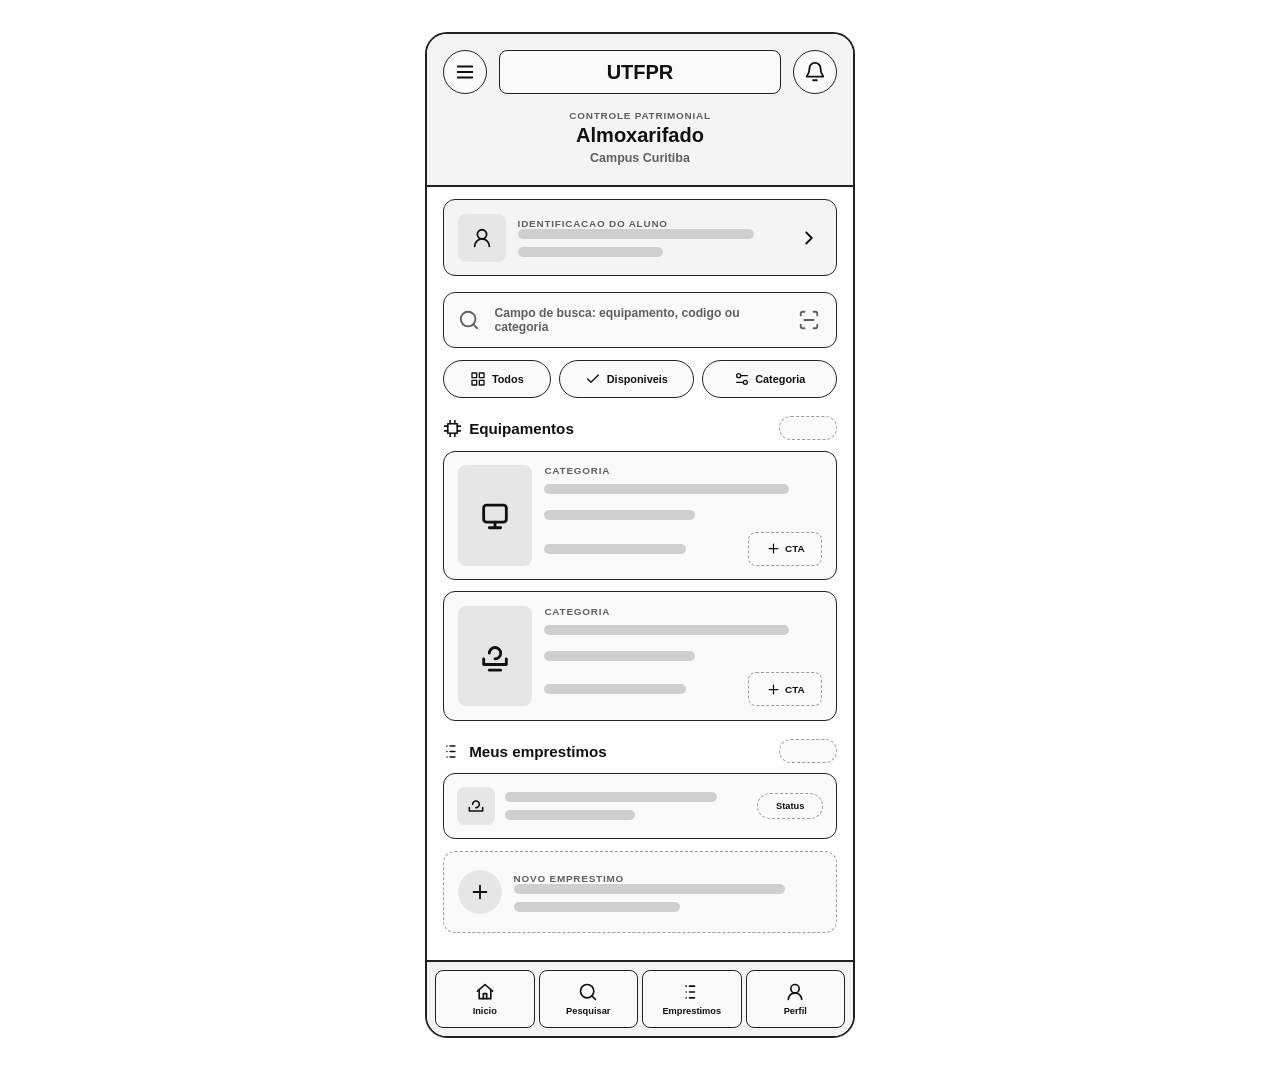
<file: aluno/media_fidelidade.html>
<!DOCTYPE html>
<html lang="pt-BR">
<head>
    <meta charset="UTF-8">
    <meta name="viewport" content="width=device-width, initial-scale=1.0">
    <meta name="theme-color" content="#FFFFFF">
    <title>Area do Aluno - Media Fidelidade</title>
    <style>
        :root {
            --page: #ffffff;
            --surface: #f4f4f4;
            --surface-soft: #fafafa;
            --ink: #111111;
            --muted: #5f5f5f;
            --line: #222222;
            --line-soft: #9a9a9a;
            --fill: #e6e6e6;
            --radius-sm: 8px;
            --radius-md: 12px;
            --radius-lg: 18px;
        }

        * { box-sizing: border-box; }

        body {
            margin: 0;
            min-width: 320px;
            min-height: 100vh;
            display: grid;
            place-items: center;
            background: var(--page);
            color: var(--ink);
            font-family: Arial, Helvetica, sans-serif;
        }

        .phone {
            width: 100%;
            max-width: 430px;
            min-height: 820px;
            position: relative;
            overflow: hidden;
            background: var(--page);
            border: 2px solid var(--line);
        }

        .icon {
            width: 22px;
            height: 22px;
            display: block;
            stroke: currentColor;
            stroke-width: 2;
            stroke-linecap: round;
            stroke-linejoin: round;
            fill: none;
        }

        .box {
            border: 1.5px solid var(--line);
            background: var(--surface-soft);
        }

        .dashed {
            border-style: dashed;
            border-color: var(--line-soft);
        }

        .label {
            margin: 0;
            color: var(--muted);
            font-size: 0.62rem;
            font-weight: 700;
            letter-spacing: 0.08em;
            text-transform: uppercase;
        }

        .header {
            padding: 1rem 1rem 1.25rem;
            border-bottom: 2px solid var(--line);
            background: var(--surface);
        }

        .header-row {
            display: grid;
            grid-template-columns: 44px minmax(0, 1fr) 44px;
            align-items: center;
            gap: 0.75rem;
        }

        .icon-box {
            width: 44px;
            height: 44px;
            display: grid;
            place-items: center;
            border-radius: 50%;
            color: var(--ink);
        }

        .brand-box {
            height: 44px;
            display: grid;
            place-items: center;
            border-radius: var(--radius-sm);
            font-size: 1.25rem;
            font-weight: 900;
            letter-spacing: 0;
        }

        .header-title {
            margin-top: 1rem;
            text-align: center;
        }

        .header-title h1 {
            margin: 0.2rem 0 0;
            font-size: 1.25rem;
            line-height: 1.15;
        }

        .header-title p:last-child {
            margin: 0.25rem 0 0;
            color: var(--muted);
            font-size: 0.78rem;
            font-weight: 700;
        }

        .drawer-note {
            margin: 0.75rem 1rem 0;
            padding: 0.7rem;
            display: grid;
            grid-template-columns: 28px minmax(0, 1fr);
            gap: 0.65rem;
            align-items: start;
            border-radius: var(--radius-md);
            color: var(--muted);
            font-size: 0.72rem;
            line-height: 1.35;
        }

        .drawer-note strong {
            display: block;
            margin-bottom: 0.2rem;
            color: var(--ink);
            font-size: 0.72rem;
            text-transform: uppercase;
        }

        .content {
            padding: 0.75rem 1rem 6.4rem;
        }

        .student-card {
            padding: 0.85rem;
            display: grid;
            grid-template-columns: 48px minmax(0, 1fr) 24px;
            align-items: center;
            gap: 0.75rem;
            border-radius: var(--radius-md);
            background: var(--surface);
        }

        .avatar-box {
            width: 48px;
            height: 48px;
            display: grid;
            place-items: center;
            border-radius: var(--radius-sm);
            background: var(--fill);
        }

        .placeholder-line {
            height: 10px;
            border-radius: 99px;
            background: #cfcfcf;
        }

        .placeholder-line.short { width: 54%; margin-top: 0.5rem; }
        .placeholder-line.long { width: 88%; }
        .placeholder-line.mid { width: 72%; }

        .search-box {
            min-height: 50px;
            margin-top: 1rem;
            padding: 0.8rem 0.9rem;
            display: grid;
            grid-template-columns: 24px minmax(0, 1fr) 24px;
            align-items: center;
            gap: 0.75rem;
            border-radius: var(--radius-md);
            color: var(--muted);
            font-size: 0.76rem;
            font-weight: 700;
        }

        .chips {
            margin-top: 0.75rem;
            display: grid;
            grid-template-columns: 0.8fr 1fr 1fr;
            gap: 0.5rem;
        }

        .chip {
            min-height: 38px;
            display: inline-flex;
            align-items: center;
            justify-content: center;
            gap: 0.35rem;
            border-radius: 99px;
            color: var(--ink);
            font-size: 0.68rem;
            font-weight: 700;
        }

        .chip .icon {
            width: 16px;
            height: 16px;
        }

        .section-heading {
            margin: 1.15rem 0 0.65rem;
            display: flex;
            align-items: center;
            justify-content: space-between;
            gap: 1rem;
        }

        .section-heading h2 {
            margin: 0;
            display: inline-flex;
            align-items: center;
            gap: 0.45rem;
            font-size: 0.95rem;
        }

        .section-heading .icon {
            width: 19px;
            height: 19px;
        }

        .count-box {
            width: 58px;
            height: 24px;
            border-radius: 99px;
        }

        .equipment-list {
            display: grid;
            gap: 0.7rem;
        }

        .equipment-card {
            min-height: 118px;
            padding: 0.85rem;
            display: grid;
            grid-template-columns: 74px minmax(0, 1fr);
            gap: 0.8rem;
            border-radius: var(--radius-md);
        }

        .visual-box {
            min-height: 88px;
            display: grid;
            place-items: center;
            border-radius: var(--radius-sm);
            background: var(--fill);
        }

        .visual-box .icon {
            width: 34px;
            height: 34px;
        }

        .card-copy {
            min-width: 0;
            display: grid;
            align-content: center;
            gap: 0.5rem;
        }

        .meta-row {
            display: grid;
            grid-template-columns: 1fr 74px;
            align-items: center;
            gap: 0.5rem;
            margin-top: 0.2rem;
        }

        .action-box {
            height: 34px;
            display: inline-flex;
            align-items: center;
            justify-content: center;
            gap: 0.25rem;
            border-radius: var(--radius-sm);
            color: var(--ink);
            font-size: 0.62rem;
            font-weight: 800;
        }

        .action-box .icon {
            width: 15px;
            height: 15px;
        }

        .loan-panel {
            border-radius: var(--radius-md);
            overflow: hidden;
        }

        .loan-row {
            min-height: 64px;
            padding: 0.8rem;
            display: grid;
            grid-template-columns: minmax(0, 1fr) 66px;
            align-items: center;
            gap: 0.7rem;
            border-bottom: 1.5px dashed var(--line-soft);
        }

        .loan-row:last-child { border-bottom: 0; }

        .loan-info {
            display: grid;
            grid-template-columns: 38px minmax(0, 1fr);
            align-items: center;
            gap: 0.65rem;
        }

        .mini-icon {
            width: 38px;
            height: 38px;
            display: grid;
            place-items: center;
            border-radius: var(--radius-sm);
            background: var(--fill);
        }

        .mini-icon .icon {
            width: 20px;
            height: 20px;
        }

        .status-box {
            height: 26px;
            display: grid;
            place-items: center;
            border-radius: 99px;
            color: var(--ink);
            font-size: 0.58rem;
            font-weight: 800;
        }

        .new-loan-box {
            min-height: 82px;
            margin-top: 0.75rem;
            display: grid;
            grid-template-columns: 44px minmax(0, 1fr);
            align-items: center;
            gap: 0.75rem;
            padding: 0.85rem;
            border-radius: var(--radius-md);
        }

        .plus-box {
            width: 44px;
            height: 44px;
            display: grid;
            place-items: center;
            border-radius: 50%;
            background: var(--fill);
        }

        .bottom-nav {
            position: absolute;
            right: 0;
            bottom: 0;
            left: 0;
            min-height: 76px;
            padding: 0.5rem;
            display: grid;
            grid-template-columns: repeat(4, 1fr);
            gap: 0.25rem;
            border-top: 2px solid var(--line);
            background: var(--surface);
        }

        .nav-box {
            min-height: 58px;
            display: grid;
            place-items: center;
            align-content: center;
            gap: 0.25rem;
            border-radius: var(--radius-sm);
            color: var(--ink);
            font-size: 0.58rem;
            font-weight: 700;
            text-align: center;
        }

        .nav-box .icon {
            width: 20px;
            height: 20px;
        }

        @media (min-width: 640px) {
            body { padding: 2rem 0; }

            .phone {
                min-height: 820px;
                border-radius: 22px;
            }
        }
    </style>
</head>
<body>
    <main class="phone" aria-label="Diagrama de media fidelidade da tela do aluno">
        <header class="header" aria-label="Cabecalho do aplicativo do aluno">
            <div class="header-row">
                <div class="icon-box box" aria-label="Icone de menu">
                    <svg class="icon" viewBox="0 0 24 24" aria-hidden="true"><path d="M4 6h16M4 12h16M4 18h16"/></svg>
                </div>
                <div class="brand-box box" aria-label="Area da marca UTFPR">UTFPR</div>
                <div class="icon-box box" aria-label="Icone de notificacoes">
                    <svg class="icon" viewBox="0 0 24 24" aria-hidden="true"><path d="M10 21h4"/><path d="M18 8a6 6 0 0 0-12 0c0 7-3 7-3 9h18c0-2-3-2-3-9"/></svg>
                </div>
            </div>
            <div class="header-title">
                <p class="label">Controle patrimonial</p>
                <h1>Almoxarifado</h1>
                <p>Campus Curitiba</p>
            </div>
        </header>

        <div class="content">
            <section class="student-card box" aria-label="Cartao de identificacao do aluno">
                <div class="avatar-box">
                    <svg class="icon" viewBox="0 0 24 24" aria-hidden="true"><circle cx="12" cy="8" r="5"/><path d="M20 21a8 8 0 0 0-16 0"/></svg>
                </div>
                <div>
                    <p class="label">Identificacao do aluno</p>
                    <div class="placeholder-line long" aria-hidden="true"></div>
                    <div class="placeholder-line short" aria-hidden="true"></div>
                </div>
                <svg class="icon" viewBox="0 0 24 24" aria-hidden="true"><path d="m9 18 6-6-6-6"/></svg>
            </section>

            <section aria-label="Busca e filtros de equipamentos">
                <div class="search-box box">
                    <svg class="icon" viewBox="0 0 24 24" aria-hidden="true"><circle cx="11" cy="11" r="8"/><path d="m21 21-4.3-4.3"/></svg>
                    <span>Campo de busca: equipamento, codigo ou categoria</span>
                    <svg class="icon" viewBox="0 0 24 24" aria-hidden="true"><path d="M3 7V5a2 2 0 0 1 2-2h2M17 3h2a2 2 0 0 1 2 2v2M21 17v2a2 2 0 0 1-2 2h-2M7 21H5a2 2 0 0 1-2-2v-2"/><path d="M7 12h10"/></svg>
                </div>

                <div class="chips" aria-label="Filtros conceituais">
                    <div class="chip box">
                        <svg class="icon" viewBox="0 0 24 24" aria-hidden="true"><rect x="3" y="3" width="7" height="7"/><rect x="14" y="3" width="7" height="7"/><rect x="3" y="14" width="7" height="7"/><rect x="14" y="14" width="7" height="7"/></svg>
                        Todos
                    </div>
                    <div class="chip box">
                        <svg class="icon" viewBox="0 0 24 24" aria-hidden="true"><path d="M20 6 9 17l-5-5"/></svg>
                        Disponiveis
                    </div>
                    <div class="chip box">
                        <svg class="icon" viewBox="0 0 24 24" aria-hidden="true"><path d="M20 7h-9M14 17H4"/><circle cx="7" cy="7" r="3"/><circle cx="17" cy="17" r="3"/></svg>
                        Categoria
                    </div>
                </div>
            </section>

            <section aria-label="Lista de equipamentos">
                <div class="section-heading">
                    <h2>
                        <svg class="icon" viewBox="0 0 24 24" aria-hidden="true"><path d="M6 6h12v12H6z"/><path d="M9 2v4M15 2v4M9 18v4M15 18v4M2 9h4M2 15h4M18 9h4M18 15h4"/></svg>
                        Equipamentos
                    </h2>
                    <div class="count-box box dashed" aria-label="Contador de resultados"></div>
                </div>

                <div class="equipment-list">
                    <article class="equipment-card box" aria-label="Card conceitual de equipamento">
                        <div class="visual-box">
                            <svg class="icon" viewBox="0 0 24 24" aria-hidden="true"><rect x="4" y="5" width="16" height="12" rx="2"/><path d="M8 21h8M12 17v4"/></svg>
                        </div>
                        <div class="card-copy">
                            <p class="label">Categoria</p>
                            <div class="placeholder-line long" aria-hidden="true"></div>
                            <div class="placeholder-line short" aria-hidden="true"></div>
                            <div class="meta-row">
                                <div class="placeholder-line mid" aria-hidden="true"></div>
                                <div class="action-box box dashed">
                                    <svg class="icon" viewBox="0 0 24 24" aria-hidden="true"><path d="M12 5v14M5 12h14"/></svg>
                                    CTA
                                </div>
                            </div>
                        </div>
                    </article>

                    <article class="equipment-card box" aria-label="Segundo card conceitual de equipamento">
                        <div class="visual-box">
                            <svg class="icon" viewBox="0 0 24 24" aria-hidden="true"><path d="M12 14a4 4 0 1 0-4-4"/><path d="M4 14v4h16v-4"/><path d="M8 22h8"/></svg>
                        </div>
                        <div class="card-copy">
                            <p class="label">Categoria</p>
                            <div class="placeholder-line long" aria-hidden="true"></div>
                            <div class="placeholder-line short" aria-hidden="true"></div>
                            <div class="meta-row">
                                <div class="placeholder-line mid" aria-hidden="true"></div>
                                <div class="action-box box dashed">
                                    <svg class="icon" viewBox="0 0 24 24" aria-hidden="true"><path d="M12 5v14M5 12h14"/></svg>
                                    CTA
                                </div>
                            </div>
                        </div>
                    </article>
                </div>
            </section>

            <section aria-label="Resumo de emprestimos do aluno">
                <div class="section-heading">
                    <h2>
                        <svg class="icon" viewBox="0 0 24 24" aria-hidden="true"><path d="M9 5h6"/><path d="M9 12h6"/><path d="M9 19h6"/><path d="M5 5h.01M5 12h.01M5 19h.01"/></svg>
                        Meus emprestimos
                    </h2>
                    <div class="count-box box dashed" aria-label="Link conceitual ver todos"></div>
                </div>

                <div class="loan-panel box">
                    <article class="loan-row" aria-label="Linha conceitual de emprestimo">
                        <div class="loan-info">
                            <div class="mini-icon">
                                <svg class="icon" viewBox="0 0 24 24" aria-hidden="true"><path d="M12 14a4 4 0 1 0-4-4"/><path d="M4 14v4h16v-4"/></svg>
                            </div>
                            <div>
                                <div class="placeholder-line long" aria-hidden="true"></div>
                                <div class="placeholder-line short" aria-hidden="true"></div>
                            </div>
                        </div>
                        <div class="status-box box dashed">Status</div>
                    </article>
                </div>

                <div class="new-loan-box box dashed" aria-label="Area conceitual para novo emprestimo">
                    <div class="plus-box">
                        <svg class="icon" viewBox="0 0 24 24" aria-hidden="true"><path d="M12 5v14M5 12h14"/></svg>
                    </div>
                    <div>
                        <p class="label">Novo emprestimo</p>
                        <div class="placeholder-line long" aria-hidden="true"></div>
                        <div class="placeholder-line short" aria-hidden="true"></div>
                    </div>
                </div>
            </section>
        </div>

        <nav class="bottom-nav" aria-label="Navegacao inferior conceitual">
            <div class="nav-box box">
                <svg class="icon" viewBox="0 0 24 24" aria-hidden="true"><path d="m3 11 9-8 9 8"/><path d="M5 10v10h14V10"/><path d="M10 20v-6h4v6"/></svg>
                <span>Inicio</span>
            </div>
            <div class="nav-box box">
                <svg class="icon" viewBox="0 0 24 24" aria-hidden="true"><circle cx="11" cy="11" r="8"/><path d="m21 21-4.3-4.3"/></svg>
                <span>Pesquisar</span>
            </div>
            <div class="nav-box box">
                <svg class="icon" viewBox="0 0 24 24" aria-hidden="true"><path d="M9 5h6"/><path d="M9 12h6"/><path d="M9 19h6"/><path d="M5 5h.01M5 12h.01M5 19h.01"/></svg>
                <span>Emprestimos</span>
            </div>
            <div class="nav-box box">
                <svg class="icon" viewBox="0 0 24 24" aria-hidden="true"><circle cx="12" cy="8" r="5"/><path d="M20 21a8 8 0 0 0-16 0"/></svg>
                <span>Perfil</span>
            </div>
        </nav>
    </main>
</body>
</html>
</file>
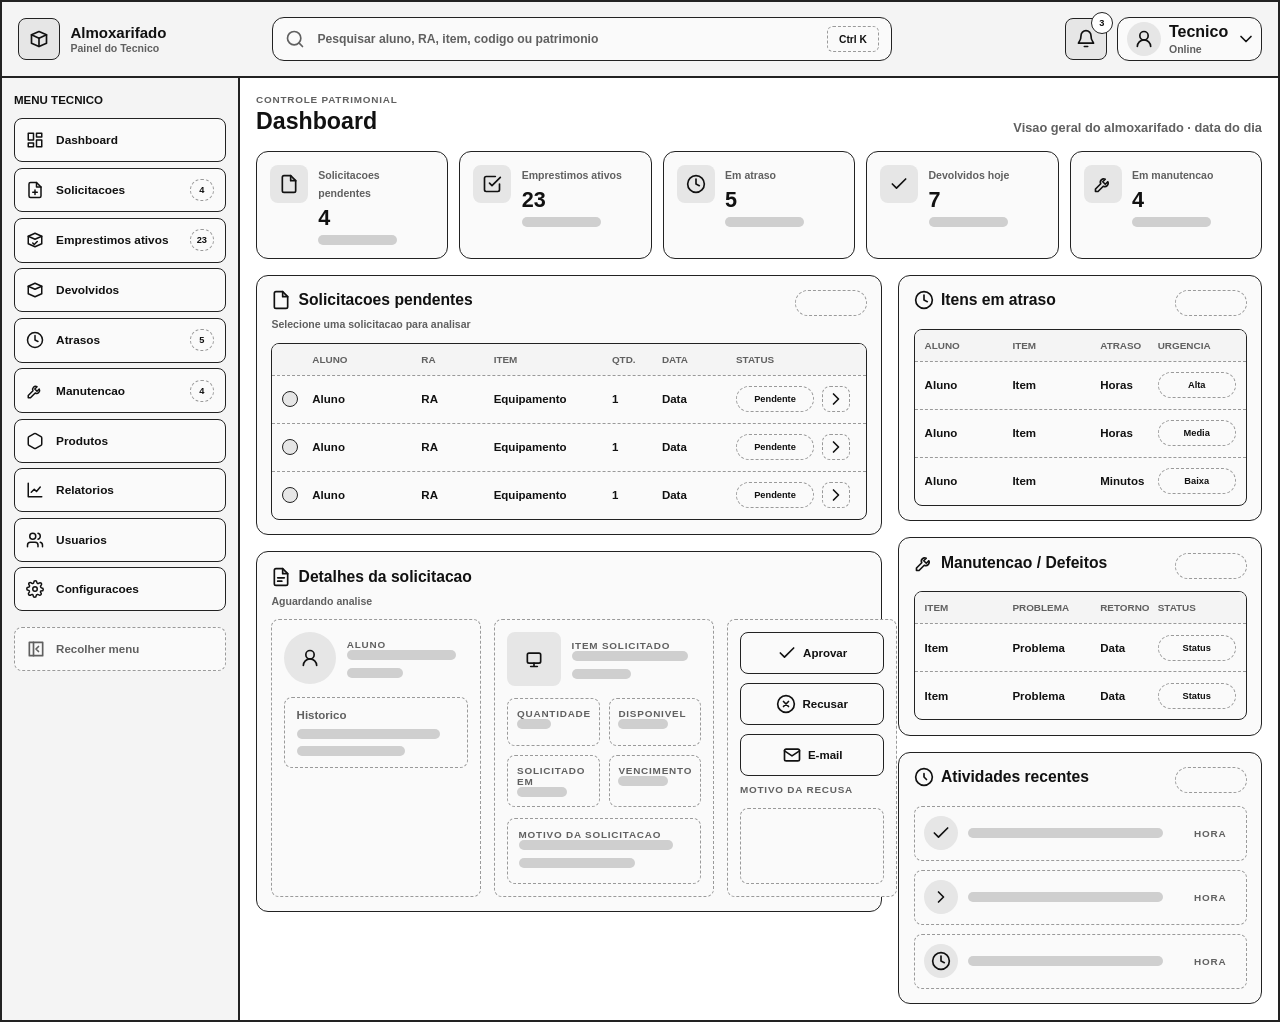
<file: tecnico/media_fidelidade.html>
<!DOCTYPE html>
<html lang="pt-BR">
<head>
    <meta charset="UTF-8">
    <meta name="viewport" content="width=device-width, initial-scale=1.0">
    <meta name="theme-color" content="#FFFFFF">
    <title>Painel do Tecnico - Media Fidelidade</title>
    <style>
        :root {
            --page: #ffffff;
            --surface: #f4f4f4;
            --surface-soft: #fafafa;
            --fill: #e6e6e6;
            --ink: #111111;
            --muted: #606060;
            --line: #222222;
            --line-soft: #9a9a9a;
            --sidebar: 238px;
            --topbar: 76px;
            --radius-sm: 8px;
            --radius-md: 12px;
            --radius-lg: 18px;
        }

        * { box-sizing: border-box; }

        body {
            margin: 0;
            min-width: 320px;
            min-height: 100vh;
            background: var(--page);
            color: var(--ink);
            font-family: Arial, Helvetica, sans-serif;
        }

        .icon {
            width: 20px;
            height: 20px;
            display: block;
            stroke: currentColor;
            stroke-width: 2;
            stroke-linecap: round;
            stroke-linejoin: round;
            fill: none;
        }

        .box {
            border: 1.5px solid var(--line);
            background: var(--surface-soft);
        }

        .dashed {
            border-style: dashed;
            border-color: var(--line-soft);
        }

        .label {
            margin: 0;
            color: var(--muted);
            font-size: 0.62rem;
            font-weight: 700;
            letter-spacing: 0.08em;
            text-transform: uppercase;
        }

        .placeholder-line {
            height: 10px;
            border-radius: 99px;
            background: #cfcfcf;
        }

        .placeholder-line.long { width: 90%; }
        .placeholder-line.mid { width: 68%; }
        .placeholder-line.short { width: 46%; }

        .dashboard {
            min-height: 100vh;
            display: grid;
            grid-template: var(--topbar) 1fr / var(--sidebar) minmax(0, 1fr);
            border: 2px solid var(--line);
        }

        .topbar {
            grid-column: 1 / -1;
            display: grid;
            grid-template-columns: var(--sidebar) minmax(240px, 620px) minmax(170px, 1fr);
            align-items: center;
            gap: 1rem;
            padding: 0 1rem;
            border-bottom: 2px solid var(--line);
            background: var(--surface);
        }

        .brand {
            min-width: 0;
            display: grid;
            grid-template-columns: 42px minmax(0, 1fr);
            align-items: center;
            gap: 0.65rem;
        }

        .brand-icon,
        .icon-frame,
        .avatar,
        .metric-icon,
        .large-avatar,
        .item-icon,
        .activity-icon {
            display: grid;
            place-items: center;
            background: var(--fill);
        }

        .brand-icon,
        .icon-frame {
            width: 42px;
            height: 42px;
            border-radius: var(--radius-sm);
        }

        .brand strong,
        .brand small,
        .profile strong,
        .profile small {
            display: block;
        }

        .brand strong {
            font-size: 0.94rem;
        }

        .brand small,
        .profile small {
            margin-top: 0.12rem;
            color: var(--muted);
            font-size: 0.66rem;
            font-weight: 700;
        }

        .search-box {
            height: 44px;
            padding: 0 0.75rem;
            display: grid;
            grid-template-columns: 22px minmax(0, 1fr) 52px;
            align-items: center;
            gap: 0.65rem;
            border-radius: var(--radius-md);
            color: var(--muted);
            font-size: 0.76rem;
            font-weight: 700;
        }

        .kbd {
            height: 26px;
            display: grid;
            place-items: center;
            border-radius: 6px;
            font-size: 0.64rem;
            color: var(--ink);
        }

        .top-actions {
            min-width: 0;
            display: flex;
            justify-content: flex-end;
            align-items: center;
            gap: 0.65rem;
        }

        .notification {
            position: relative;
        }

        .notification::after {
            content: "3";
            position: absolute;
            top: -7px;
            right: -7px;
            width: 20px;
            height: 20px;
            display: grid;
            place-items: center;
            border: 1.5px solid var(--line);
            border-radius: 50%;
            background: var(--page);
            font-size: 0.58rem;
            font-weight: 800;
        }

        .profile {
            min-width: 132px;
            height: 44px;
            padding: 0 0.55rem;
            display: grid;
            grid-template-columns: 34px minmax(0, 1fr) 16px;
            align-items: center;
            gap: 0.5rem;
            border-radius: var(--radius-md);
        }

        .avatar {
            width: 34px;
            height: 34px;
            border-radius: 50%;
        }

        .sidebar {
            padding: 1rem 0.75rem;
            border-right: 2px solid var(--line);
            background: var(--surface);
        }

        .sidebar-title {
            margin: 0 0 0.75rem;
            font-size: 0.72rem;
            font-weight: 800;
            text-transform: uppercase;
        }

        .side-list {
            display: grid;
            gap: 0.35rem;
        }

        .side-link {
            min-height: 44px;
            padding: 0.65rem 0.7rem;
            display: grid;
            grid-template-columns: 20px minmax(0, 1fr) auto;
            align-items: center;
            gap: 0.62rem;
            border-radius: var(--radius-sm);
            color: var(--ink);
            font-size: 0.74rem;
            font-weight: 700;
        }

        .side-link .icon {
            width: 18px;
            height: 18px;
        }

        .count {
            min-width: 24px;
            height: 22px;
            display: grid;
            place-items: center;
            border-radius: 99px;
            font-size: 0.58rem;
            font-weight: 800;
        }

        .collapse-note {
            margin-top: 1rem;
            min-height: 44px;
            padding: 0.65rem 0.7rem;
            display: flex;
            align-items: center;
            gap: 0.62rem;
            border-radius: var(--radius-sm);
            color: var(--muted);
            font-size: 0.72rem;
            font-weight: 700;
        }

        .main {
            min-width: 0;
            padding: 1rem;
            overflow: hidden;
        }

        .page-heading {
            display: flex;
            justify-content: space-between;
            align-items: end;
            gap: 1rem;
            margin-bottom: 1rem;
        }

        .page-heading h1 {
            margin: 0.2rem 0 0;
            font-size: 1.45rem;
        }

        .page-heading p:last-child {
            margin: 0;
            color: var(--muted);
            font-size: 0.8rem;
            font-weight: 700;
            text-align: right;
        }

        .metrics {
            display: grid;
            grid-template-columns: repeat(5, minmax(120px, 1fr));
            gap: 0.7rem;
            margin-bottom: 1rem;
        }

        .metric-card {
            min-height: 98px;
            padding: 0.8rem;
            display: grid;
            grid-template-columns: 38px minmax(0, 1fr);
            align-items: start;
            gap: 0.65rem;
            border-radius: var(--radius-md);
        }

        .metric-icon {
            width: 38px;
            height: 38px;
            border-radius: var(--radius-sm);
        }

        .metric-card small,
        .panel-header p {
            color: var(--muted);
            font-size: 0.66rem;
            font-weight: 700;
        }

        .metric-card strong {
            display: block;
            margin: 0.25rem 0;
            font-size: 1.35rem;
        }

        .dashboard-grid {
            display: grid;
            grid-template-columns: minmax(0, 1.55fr) minmax(300px, 0.9fr);
            gap: 1rem;
        }

        .column {
            min-width: 0;
            display: grid;
            gap: 1rem;
            align-content: start;
        }

        .panel {
            min-width: 0;
            padding: 0.9rem;
            border-radius: var(--radius-md);
        }

        .panel-header {
            display: flex;
            justify-content: space-between;
            align-items: start;
            gap: 1rem;
            margin-bottom: 0.8rem;
        }

        .panel-header h2 {
            margin: 0;
            display: inline-flex;
            align-items: center;
            gap: 0.45rem;
            font-size: 0.98rem;
        }

        .panel-header p {
            margin: 0.25rem 0 0;
        }

        .text-link {
            width: 72px;
            height: 26px;
            border-radius: 99px;
        }

        .table {
            overflow: hidden;
            border-radius: var(--radius-sm);
        }

        .table-head,
        .table-row {
            display: grid;
            align-items: center;
            gap: 0.5rem;
            padding: 0.62rem;
        }

        .requests .table-head,
        .requests .table-row {
            grid-template-columns: 22px 1.1fr 0.7fr 1.2fr 42px 0.72fr 78px 34px;
        }

        .compact-table .table-head,
        .compact-table .table-row {
            grid-template-columns: 1fr 1fr 0.62fr 78px;
        }

        .table-head {
            background: var(--surface);
            color: var(--muted);
            font-size: 0.62rem;
            font-weight: 800;
            text-transform: uppercase;
        }

        .table-row {
            min-height: 48px;
            border-top: 1.5px dashed var(--line-soft);
            font-size: 0.72rem;
            font-weight: 700;
        }

        .radio {
            width: 16px;
            height: 16px;
            border-radius: 50%;
            background: var(--fill);
        }

        .status-pill,
        .row-action {
            height: 26px;
            display: grid;
            place-items: center;
            border-radius: 99px;
            font-size: 0.58rem;
            font-weight: 800;
        }

        .row-action {
            width: 28px;
            border-radius: var(--radius-sm);
        }

        .detail-grid {
            display: grid;
            grid-template-columns: minmax(210px, 0.9fr) minmax(220px, 1fr) minmax(170px, 0.62fr);
            gap: 0.8rem;
        }

        .student-summary,
        .item-summary,
        .decision-panel {
            padding: 0.75rem;
            border-radius: var(--radius-sm);
        }

        .student-profile {
            display: grid;
            grid-template-columns: 52px minmax(0, 1fr);
            gap: 0.65rem;
            align-items: center;
        }

        .large-avatar {
            width: 52px;
            height: 52px;
            border-radius: 50%;
        }

        .history-box {
            margin-top: 0.8rem;
            padding: 0.7rem;
            display: grid;
            gap: 0.45rem;
            border-radius: var(--radius-sm);
            font-size: 0.72rem;
            color: var(--muted);
        }

        .item-heading {
            display: grid;
            grid-template-columns: 54px minmax(0, 1fr);
            align-items: center;
            gap: 0.65rem;
            margin-bottom: 0.75rem;
        }

        .item-icon {
            width: 54px;
            height: 54px;
            border-radius: var(--radius-sm);
        }

        .detail-stats {
            display: grid;
            grid-template-columns: repeat(2, minmax(0, 1fr));
            gap: 0.55rem;
        }

        .stat-box {
            min-height: 48px;
            padding: 0.55rem;
            border-radius: var(--radius-sm);
        }

        .reason-box {
            min-height: 66px;
            margin-top: 0.7rem;
            padding: 0.65rem;
            border-radius: var(--radius-sm);
        }

        .decision-panel {
            display: grid;
            gap: 0.55rem;
        }

        .decision {
            min-height: 38px;
            display: inline-flex;
            align-items: center;
            justify-content: center;
            gap: 0.4rem;
            border-radius: var(--radius-sm);
            font-size: 0.72rem;
            font-weight: 800;
        }

        .text-area-frame {
            min-height: 72px;
            border-radius: var(--radius-sm);
        }

        .activity-list {
            display: grid;
            gap: 0.55rem;
        }

        .activity-row {
            min-height: 54px;
            padding: 0.6rem;
            display: grid;
            grid-template-columns: 34px minmax(0, 1fr) 42px;
            align-items: center;
            gap: 0.6rem;
            border-radius: var(--radius-sm);
        }

        .activity-icon {
            width: 34px;
            height: 34px;
            border-radius: 50%;
        }

        @media (max-width: 980px) {
            .dashboard {
                display: block;
                border: 0;
            }

            .topbar {
                grid-template-columns: 1fr;
                height: auto;
                padding: 0.85rem;
            }

            .sidebar {
                margin: 0.75rem;
                border: 1.5px solid var(--line);
                border-radius: var(--radius-md);
            }

            .metrics,
            .dashboard-grid,
            .detail-grid {
                grid-template-columns: 1fr;
            }

            .requests .table-head,
            .requests .table-row {
                grid-template-columns: 22px 1fr 0.8fr 1fr;
            }

            .requests .hide-mobile {
                display: none;
            }
        }
    </style>
</head>
<body>
    <div class="dashboard" aria-label="Diagrama de media fidelidade do painel tecnico">
        <header class="topbar" aria-label="Cabecalho do painel tecnico">
            <div class="brand">
                <div class="brand-icon box">
                    <svg class="icon" viewBox="0 0 24 24" aria-hidden="true"><path d="m3 7 9-4 9 4-9 4-9-4Z"/><path d="M3 7v10l9 4 9-4V7"/><path d="M12 11v10"/></svg>
                </div>
                <div>
                    <strong>Almoxarifado</strong>
                    <small>Painel do Tecnico</small>
                </div>
            </div>

            <div class="search-box box" aria-label="Busca global conceitual">
                <svg class="icon" viewBox="0 0 24 24" aria-hidden="true"><circle cx="11" cy="11" r="8"/><path d="m21 21-4.3-4.3"/></svg>
                <span>Pesquisar aluno, RA, item, codigo ou patrimonio</span>
                <span class="kbd box dashed">Ctrl K</span>
            </div>

            <div class="top-actions" aria-label="Acoes do tecnico">
                <div class="icon-frame box notification" aria-label="Notificacoes">
                    <svg class="icon" viewBox="0 0 24 24" aria-hidden="true"><path d="M10 21h4"/><path d="M18 8a6 6 0 0 0-12 0c0 7-3 7-3 9h18c0-2-3-2-3-9"/></svg>
                </div>
                <div class="profile box" aria-label="Perfil do tecnico">
                    <span class="avatar">
                        <svg class="icon" viewBox="0 0 24 24" aria-hidden="true"><circle cx="12" cy="8" r="5"/><path d="M20 21a8 8 0 0 0-16 0"/></svg>
                    </span>
                    <span><strong>Tecnico</strong><small>Online</small></span>
                    <svg class="icon" viewBox="0 0 24 24" aria-hidden="true"><path d="m6 9 6 6 6-6"/></svg>
                </div>
            </div>
        </header>

        <aside class="sidebar" aria-label="Navegacao lateral conceitual">
            <p class="sidebar-title">Menu tecnico</p>
            <nav class="side-list">
                <div class="side-link box"><svg class="icon" viewBox="0 0 24 24" aria-hidden="true"><rect x="3" y="3" width="7" height="9"/><rect x="14" y="3" width="7" height="5"/><rect x="14" y="12" width="7" height="9"/><rect x="3" y="16" width="7" height="5"/></svg><span>Dashboard</span><span></span></div>
                <div class="side-link box"><svg class="icon" viewBox="0 0 24 24" aria-hidden="true"><path d="M14 2H6a2 2 0 0 0-2 2v16a2 2 0 0 0 2 2h12a2 2 0 0 0 2-2V8Z"/><path d="M14 2v6h6"/><path d="M12 18v-6"/><path d="M9 15h6"/></svg><span>Solicitacoes</span><b class="count box dashed">4</b></div>
                <div class="side-link box"><svg class="icon" viewBox="0 0 24 24" aria-hidden="true"><path d="m3 7 9-4 9 4-9 4-9-4Z"/><path d="M3 7v10l9 4 9-4V7"/><path d="m9 16 2 2 4-4"/></svg><span>Emprestimos ativos</span><b class="count box dashed">23</b></div>
                <div class="side-link box"><svg class="icon" viewBox="0 0 24 24" aria-hidden="true"><path d="m3 7 9-4 9 4-9 4-9-4Z"/><path d="M3 7v10l9 4 9-4V7"/></svg><span>Devolvidos</span><span></span></div>
                <div class="side-link box"><svg class="icon" viewBox="0 0 24 24" aria-hidden="true"><circle cx="12" cy="12" r="10"/><path d="M12 6v6l4 2"/></svg><span>Atrasos</span><b class="count box dashed">5</b></div>
                <div class="side-link box"><svg class="icon" viewBox="0 0 24 24" aria-hidden="true"><path d="M14.7 6.3a4 4 0 0 0-5.4 5.4L3 18v3h3l6.3-6.3a4 4 0 0 0 5.4-5.4l-3 3-3-3 3-3Z"/></svg><span>Manutencao</span><b class="count box dashed">4</b></div>
                <div class="side-link box"><svg class="icon" viewBox="0 0 24 24" aria-hidden="true"><path d="M21 16V8a2 2 0 0 0-1-1.73l-7-4a2 2 0 0 0-2 0l-7 4A2 2 0 0 0 3 8v8a2 2 0 0 0 1 1.73l7 4a2 2 0 0 0 2 0l7-4A2 2 0 0 0 21 16Z"/></svg><span>Produtos</span><span></span></div>
                <div class="side-link box"><svg class="icon" viewBox="0 0 24 24" aria-hidden="true"><path d="M3 3v18h18"/><path d="m7 15 4-4 3 3 5-6"/></svg><span>Relatorios</span><span></span></div>
                <div class="side-link box"><svg class="icon" viewBox="0 0 24 24" aria-hidden="true"><path d="M16 21v-2a4 4 0 0 0-4-4H6a4 4 0 0 0-4 4v2"/><circle cx="9" cy="7" r="4"/><path d="M22 21v-2a4 4 0 0 0-3-3.87"/><path d="M16 3.13a4 4 0 0 1 0 7.75"/></svg><span>Usuarios</span><span></span></div>
                <div class="side-link box"><svg class="icon" viewBox="0 0 24 24" aria-hidden="true"><path d="M12 15a3 3 0 1 0 0-6 3 3 0 0 0 0 6Z"/><path d="M19.4 15a1.7 1.7 0 0 0 .34 1.88l.06.06a2 2 0 1 1-2.83 2.83l-.06-.06A1.7 1.7 0 0 0 15 19.4a1.7 1.7 0 0 0-1 .6 1.7 1.7 0 0 0-.4 1.1V21a2 2 0 1 1-4 0v-.09A1.7 1.7 0 0 0 8.6 19.4a1.7 1.7 0 0 0-1.88.34l-.06.06a2 2 0 1 1-2.83-2.83l.06-.06A1.7 1.7 0 0 0 4.6 15a1.7 1.7 0 0 0-.6-1 1.7 1.7 0 0 0-1.1-.4H3a2 2 0 1 1 0-4h.09A1.7 1.7 0 0 0 4.6 8.6a1.7 1.7 0 0 0-.34-1.88l-.06-.06a2 2 0 1 1 2.83-2.83l.06.06A1.7 1.7 0 0 0 9 4.6a1.7 1.7 0 0 0 1-.6 1.7 1.7 0 0 0 .4-1.1V3a2 2 0 1 1 4 0v.09A1.7 1.7 0 0 0 15.4 4.6a1.7 1.7 0 0 0 1.88-.34l.06-.06a2 2 0 1 1 2.83 2.83l-.06.06A1.7 1.7 0 0 0 19.4 9c.24.38.4.8.6 1 .3.3.67.5 1.1.5H21a2 2 0 1 1 0 4h-.09a1.7 1.7 0 0 0-1.51.5Z"/></svg><span>Configuracoes</span><span></span></div>
            </nav>
            <div class="collapse-note box dashed">
                <svg class="icon" viewBox="0 0 24 24" aria-hidden="true"><path d="M4 4h16v16H4z"/><path d="M9 4v16"/><path d="m15 9-3 3 3 3"/></svg>
                Recolher menu
            </div>
        </aside>

        <main class="main">
            <div class="page-heading">
                <div>
                    <p class="label">Controle patrimonial</p>
                    <h1>Dashboard</h1>
                </div>
                <p>Visao geral do almoxarifado · data do dia</p>
            </div>

            <section class="metrics" aria-label="Indicadores conceituais">
                <article class="metric-card box"><span class="metric-icon"><svg class="icon" viewBox="0 0 24 24" aria-hidden="true"><path d="M14 2H6a2 2 0 0 0-2 2v16a2 2 0 0 0 2 2h12a2 2 0 0 0 2-2V8Z"/><path d="M14 2v6h6"/></svg></span><div><small>Solicitacoes pendentes</small><strong>4</strong><div class="placeholder-line mid"></div></div></article>
                <article class="metric-card box"><span class="metric-icon"><svg class="icon" viewBox="0 0 24 24" aria-hidden="true"><path d="m9 11 3 3L22 4"/><path d="M21 12v7a2 2 0 0 1-2 2H5a2 2 0 0 1-2-2V5a2 2 0 0 1 2-2h11"/></svg></span><div><small>Emprestimos ativos</small><strong>23</strong><div class="placeholder-line mid"></div></div></article>
                <article class="metric-card box"><span class="metric-icon"><svg class="icon" viewBox="0 0 24 24" aria-hidden="true"><circle cx="12" cy="12" r="10"/><path d="M12 6v6l4 2"/></svg></span><div><small>Em atraso</small><strong>5</strong><div class="placeholder-line mid"></div></div></article>
                <article class="metric-card box"><span class="metric-icon"><svg class="icon" viewBox="0 0 24 24" aria-hidden="true"><path d="M20 6 9 17l-5-5"/></svg></span><div><small>Devolvidos hoje</small><strong>7</strong><div class="placeholder-line mid"></div></div></article>
                <article class="metric-card box"><span class="metric-icon"><svg class="icon" viewBox="0 0 24 24" aria-hidden="true"><path d="M14.7 6.3a4 4 0 0 0-5.4 5.4L3 18v3h3l6.3-6.3a4 4 0 0 0 5.4-5.4l-3 3-3-3 3-3Z"/></svg></span><div><small>Em manutencao</small><strong>4</strong><div class="placeholder-line mid"></div></div></article>
            </section>

            <div class="dashboard-grid">
                <div class="column">
                    <section class="panel box requests" aria-label="Tabela de solicitacoes pendentes">
                        <header class="panel-header">
                            <div>
                                <h2><svg class="icon" viewBox="0 0 24 24" aria-hidden="true"><path d="M14 2H6a2 2 0 0 0-2 2v16a2 2 0 0 0 2 2h12a2 2 0 0 0 2-2V8Z"/><path d="M14 2v6h6"/></svg>Solicitacoes pendentes</h2>
                                <p>Selecione uma solicitacao para analisar</p>
                            </div>
                            <div class="text-link box dashed" aria-label="Ver todas"></div>
                        </header>
                        <div class="table box">
                            <div class="table-head"><span></span><span>Aluno</span><span>RA</span><span>Item</span><span class="hide-mobile">Qtd.</span><span class="hide-mobile">Data</span><span class="hide-mobile">Status</span><span></span></div>
                            <div class="table-row"><span class="radio box"></span><span>Aluno</span><span>RA</span><span>Equipamento</span><span class="hide-mobile">1</span><span class="hide-mobile">Data</span><span class="status-pill box dashed hide-mobile">Pendente</span><span class="row-action box dashed"><svg class="icon" viewBox="0 0 24 24" aria-hidden="true"><path d="m9 18 6-6-6-6"/></svg></span></div>
                            <div class="table-row"><span class="radio box"></span><span>Aluno</span><span>RA</span><span>Equipamento</span><span class="hide-mobile">1</span><span class="hide-mobile">Data</span><span class="status-pill box dashed hide-mobile">Pendente</span><span class="row-action box dashed"><svg class="icon" viewBox="0 0 24 24" aria-hidden="true"><path d="m9 18 6-6-6-6"/></svg></span></div>
                            <div class="table-row"><span class="radio box"></span><span>Aluno</span><span>RA</span><span>Equipamento</span><span class="hide-mobile">1</span><span class="hide-mobile">Data</span><span class="status-pill box dashed hide-mobile">Pendente</span><span class="row-action box dashed"><svg class="icon" viewBox="0 0 24 24" aria-hidden="true"><path d="m9 18 6-6-6-6"/></svg></span></div>
                        </div>
                    </section>

                    <section class="panel box" aria-label="Detalhes e decisao da solicitacao">
                        <header class="panel-header">
                            <div>
                                <h2><svg class="icon" viewBox="0 0 24 24" aria-hidden="true"><path d="M14 2H6a2 2 0 0 0-2 2v16a2 2 0 0 0 2 2h12a2 2 0 0 0 2-2V8Z"/><path d="M14 2v6h6"/><path d="M8 13h8M8 17h5"/></svg>Detalhes da solicitacao</h2>
                                <p>Aguardando analise</p>
                            </div>
                        </header>
                        <div class="detail-grid">
                            <div class="student-summary box dashed">
                                <div class="student-profile">
                                    <span class="large-avatar"><svg class="icon" viewBox="0 0 24 24" aria-hidden="true"><circle cx="12" cy="8" r="5"/><path d="M20 21a8 8 0 0 0-16 0"/></svg></span>
                                    <div>
                                        <p class="label">Aluno</p>
                                        <div class="placeholder-line long"></div>
                                        <div class="placeholder-line short" style="margin-top: .5rem;"></div>
                                    </div>
                                </div>
                                <div class="history-box box dashed">
                                    <strong>Historico</strong>
                                    <div class="placeholder-line long"></div>
                                    <div class="placeholder-line mid"></div>
                                </div>
                            </div>

                            <div class="item-summary box dashed">
                                <div class="item-heading">
                                    <span class="item-icon"><svg class="icon" viewBox="0 0 24 24" aria-hidden="true"><rect x="4" y="5" width="16" height="12" rx="2"/><path d="M8 21h8M12 17v4"/></svg></span>
                                    <div>
                                        <p class="label">Item solicitado</p>
                                        <div class="placeholder-line long"></div>
                                        <div class="placeholder-line short" style="margin-top: .5rem;"></div>
                                    </div>
                                </div>
                                <div class="detail-stats">
                                    <div class="stat-box box dashed"><p class="label">Quantidade</p><div class="placeholder-line short"></div></div>
                                    <div class="stat-box box dashed"><p class="label">Disponivel</p><div class="placeholder-line mid"></div></div>
                                    <div class="stat-box box dashed"><p class="label">Solicitado em</p><div class="placeholder-line mid"></div></div>
                                    <div class="stat-box box dashed"><p class="label">Vencimento</p><div class="placeholder-line mid"></div></div>
                                </div>
                                <div class="reason-box box dashed">
                                    <p class="label">Motivo da solicitacao</p>
                                    <div class="placeholder-line long"></div>
                                    <div class="placeholder-line mid" style="margin-top: .5rem;"></div>
                                </div>
                            </div>

                            <div class="decision-panel box dashed">
                                <div class="decision box"><svg class="icon" viewBox="0 0 24 24" aria-hidden="true"><path d="M20 6 9 17l-5-5"/></svg>Aprovar</div>
                                <div class="decision box"><svg class="icon" viewBox="0 0 24 24" aria-hidden="true"><circle cx="12" cy="12" r="10"/><path d="m15 9-6 6M9 9l6 6"/></svg>Recusar</div>
                                <div class="decision box"><svg class="icon" viewBox="0 0 24 24" aria-hidden="true"><rect x="3" y="5" width="18" height="14" rx="2"/><path d="m3 7 9 6 9-6"/></svg>E-mail</div>
                                <p class="label">Motivo da recusa</p>
                                <div class="text-area-frame box dashed"></div>
                            </div>
                        </div>
                    </section>
                </div>

                <div class="column">
                    <section class="panel box compact-table" aria-label="Itens em atraso">
                        <header class="panel-header">
                            <div><h2><svg class="icon" viewBox="0 0 24 24" aria-hidden="true"><circle cx="12" cy="12" r="10"/><path d="M12 6v6l4 2"/></svg>Itens em atraso</h2></div>
                            <div class="text-link box dashed"></div>
                        </header>
                        <div class="table box">
                            <div class="table-head"><span>Aluno</span><span>Item</span><span>Atraso</span><span>Urgencia</span></div>
                            <div class="table-row"><span>Aluno</span><span>Item</span><span>Horas</span><span class="status-pill box dashed">Alta</span></div>
                            <div class="table-row"><span>Aluno</span><span>Item</span><span>Horas</span><span class="status-pill box dashed">Media</span></div>
                            <div class="table-row"><span>Aluno</span><span>Item</span><span>Minutos</span><span class="status-pill box dashed">Baixa</span></div>
                        </div>
                    </section>

                    <section class="panel box compact-table" aria-label="Manutencao e defeitos">
                        <header class="panel-header">
                            <div><h2><svg class="icon" viewBox="0 0 24 24" aria-hidden="true"><path d="M14.7 6.3a4 4 0 0 0-5.4 5.4L3 18v3h3l6.3-6.3a4 4 0 0 0 5.4-5.4l-3 3-3-3 3-3Z"/></svg>Manutencao / Defeitos</h2></div>
                            <div class="text-link box dashed"></div>
                        </header>
                        <div class="table box">
                            <div class="table-head"><span>Item</span><span>Problema</span><span>Retorno</span><span>Status</span></div>
                            <div class="table-row"><span>Item</span><span>Problema</span><span>Data</span><span class="status-pill box dashed">Status</span></div>
                            <div class="table-row"><span>Item</span><span>Problema</span><span>Data</span><span class="status-pill box dashed">Status</span></div>
                        </div>
                    </section>

                    <section class="panel box" aria-label="Atividades recentes">
                        <header class="panel-header">
                            <div><h2><svg class="icon" viewBox="0 0 24 24" aria-hidden="true"><path d="M12 8v4l3 3"/><circle cx="12" cy="12" r="10"/></svg>Atividades recentes</h2></div>
                            <div class="text-link box dashed"></div>
                        </header>
                        <div class="activity-list">
                            <div class="activity-row box dashed"><span class="activity-icon"><svg class="icon" viewBox="0 0 24 24" aria-hidden="true"><path d="M20 6 9 17l-5-5"/></svg></span><div class="placeholder-line long"></div><span class="label">Hora</span></div>
                            <div class="activity-row box dashed"><span class="activity-icon"><svg class="icon" viewBox="0 0 24 24" aria-hidden="true"><path d="m9 18 6-6-6-6"/></svg></span><div class="placeholder-line long"></div><span class="label">Hora</span></div>
                            <div class="activity-row box dashed"><span class="activity-icon"><svg class="icon" viewBox="0 0 24 24" aria-hidden="true"><circle cx="12" cy="12" r="10"/><path d="M12 6v6l4 2"/></svg></span><div class="placeholder-line long"></div><span class="label">Hora</span></div>
                        </div>
                    </section>
                </div>
            </div>
        </main>
    </div>
</body>
</html>
</file>
